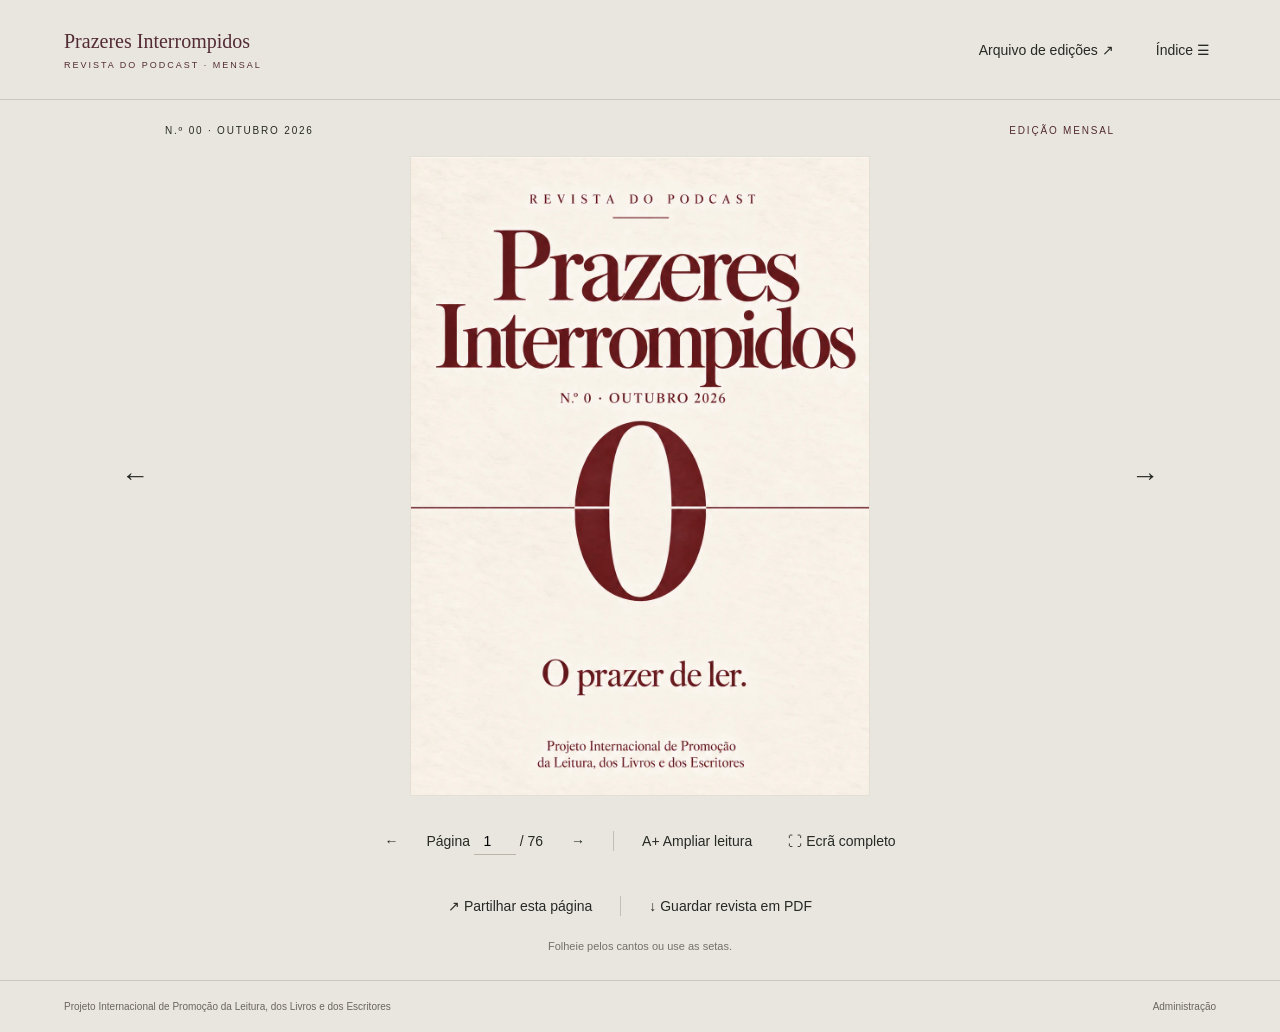
<file: index.html>
<!doctype html><html lang="pt-PT"><meta charset="utf-8"><meta name="viewport" content="width=device-width,initial-scale=1"><meta name="theme-color" content="#532b35"><title>Prazeres Interrompidos — Revista do Podcast</title><link rel="stylesheet" href="style.css?v=audio-todas-seccoes-20261110"><body>
<header><a class="brand" href="./"><span>Prazeres Interrompidos<small>REVISTA DO PODCAST · MENSAL</small></span></a><nav><button id="archive">Arquivo de edições ↗</button><button id="contents" disabled>Índice ☰</button></nav></header>
<main><div class="edition-line"><span id="editionLabel"></span><span class="demo">EDIÇÃO EXPERIMENTAL</span></div><div id="reader"><button class="side prev" aria-label="Página anterior">←</button><div id="bookWrap"><div id="book"></div></div><button class="side next" aria-label="Página seguinte">→</button></div>
<div class="controls"><button class="prev" aria-label="Página anterior">←</button><label>Página <input id="pageNumber" type="number" min="1" value="1" aria-label="Ir para a página"> <span id="total"></span></label><button class="next" aria-label="Página seguinte">→</button><span class="divider"></span><button id="zoom">A+ <span>Ampliar leitura</span></button><button id="fullscreen">⛶ <span>Ecrã completo</span></button></div><p class="hint" id="hint">Folheie pelos cantos, use as setas ou deslize no telemóvel.</p></main>
<footer><span>Projeto Internacional de Promoção da Leitura, dos Livros e dos Escritores</span><a href="https://editor-revista-prazeres-interrompidos.jauntymink64.chatgpt.site/editor.html">Administração</a></footer>
<dialog id="panel"><button class="close" aria-label="Fechar">×</button><div id="panelContent"></div></dialog><dialog id="reading"><div class="reading-tools"><button id="smaller">A−</button><button id="larger">A+</button><button id="readingPrev">← Página</button><button id="readingNext">Página →</button><button id="closeReading">Fechar ×</button></div><article id="readingContent"></article></dialog>
<script src="vendor/page-flip.js"></script><script src="audio-player.js?v=fundo-automatico-20261102"></script><script src="trailer-catalog.js?v=onedrive-media-20261114"></script><script src="book-trailers.js?v=catalogo-comum-20261108"></script><script src="book-gifs.js?v=gif-tamanho-inicial-20261125"></script><script src="automatic-background.js?v=letras-capa-v7-20261102"></script><script src="episode-theme.js?v=arte-fundo-inteiro-20261102"></script><script src="publication-state.js?v=capa-20261103"></script><script src="poetry.js?v=alinhamento-20261104"></script><script src="edition-store.js?v=edicoes-separadas-20261104"></script><script src="edition-color.js?v=cor-separadores-20261104"></script><script src="app.js?v=audio-todas-seccoes-20261110"></script><script src="reader-sync.js?v=edicoes-separadas-20261104"></script></body></html>
</file>
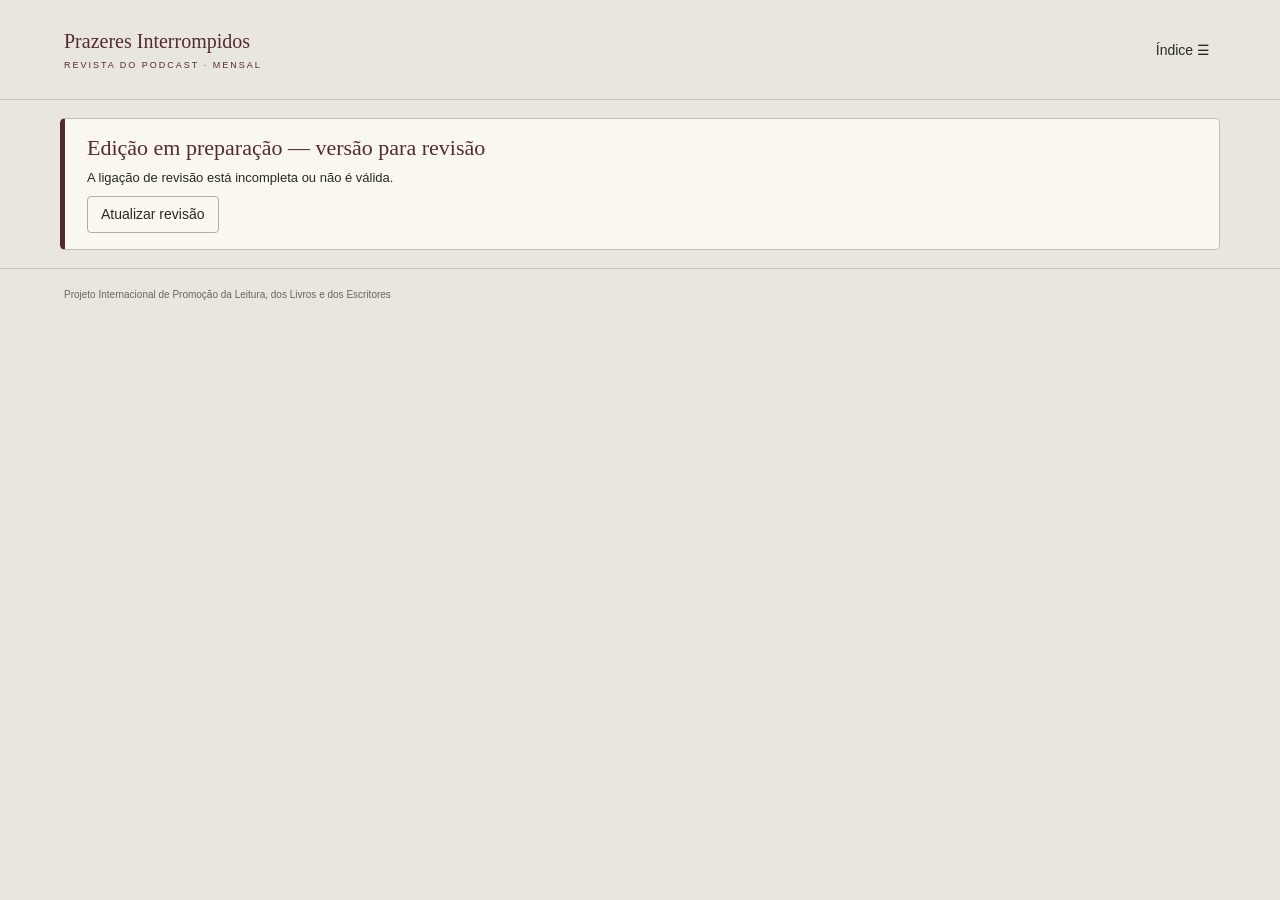
<file: revisao/index.html>
<!doctype html><html lang="pt-PT"><meta charset="utf-8"><base href="../"><meta name="robots" content="noindex,nofollow,noarchive"><meta name="referrer" content="no-referrer"><meta name="viewport" content="width=device-width,initial-scale=1"><meta name="theme-color" content="#532b35"><title>Revisão — Revista do Podcast</title><link rel="stylesheet" href="style.css?v=audio-todas-seccoes-20261110"><link rel="stylesheet" href="revisao/review-page.css?v=revisao-20261112"><body>
<header><a class="brand" href="./"><span>Prazeres Interrompidos<small>REVISTA DO PODCAST · MENSAL</small></span></a><nav><button id="archive">Arquivo de edições ↗</button><button id="contents" disabled>Índice ☰</button></nav></header>
<aside class="review-banner" aria-label="Versão para revisão"><strong>Edição em preparação — versão para revisão</strong><p id="reviewUpdated"></p><p id="reviewNotice" role="status">A consultar a revisão…</p><button type="button" id="refreshReview">Atualizar revisão</button></aside><main id="reviewReader" hidden><div class="edition-line"><span id="editionLabel"></span><span class="demo">EDIÇÃO MENSAL</span></div><div id="reader"><button class="side prev" aria-label="Página anterior">←</button><div id="bookWrap"><div id="book"></div></div><button class="side next" aria-label="Página seguinte">→</button></div>
<div class="controls"><button class="prev" aria-label="Página anterior">←</button><label>Página <input id="pageNumber" type="number" min="1" value="1" aria-label="Ir para a página"> <span id="total"></span></label><button class="next" aria-label="Página seguinte">→</button><span class="divider"></span><button id="zoom">A+ <span>Ampliar leitura</span></button><button id="fullscreen">⛶ <span>Ecrã completo</span></button></div><p class="hint" id="hint">Folheie pelos cantos, use as setas ou deslize no telemóvel.</p></main>
<footer><span>Projeto Internacional de Promoção da Leitura, dos Livros e dos Escritores</span></footer>
<dialog id="panel"><button class="close" aria-label="Fechar">×</button><div id="panelContent"></div></dialog><dialog id="reading"><div class="reading-tools"><button id="smaller">A−</button><button id="larger">A+</button><button id="readingPrev">← Página</button><button id="readingNext">Página →</button><button id="closeReading">Fechar ×</button></div><article id="readingContent"></article></dialog>
<script src="vendor/page-flip.js"></script><script src="audio-player.js?v=fundo-automatico-20261102"></script><script src="trailer-catalog.js?v=onedrive-media-20261114"></script><script src="book-trailers.js?v=catalogo-comum-20261108"></script><script src="book-gifs.js?v=gif-tamanho-inicial-20261125"></script><script src="revisao/automatic-background.js?v=revisao-20261112"></script><script src="revisao/episode-theme.js?v=revisao-20261112"></script><script src="publication-state.js?v=capa-20261103"></script><script src="revisao/poetry.js?v=revisao-20261112"></script><script src="edition-store.js?v=edicoes-separadas-20261104"></script><script src="revisao/edition-color.js?v=cores-subtitulos-indice-20261113"></script><script src="revisao/review-store.js?v=revisao-20261112"></script><script src="revisao/review-page.js?v=gif-tamanho-inicial-20261125"></script></body></html>
</file>
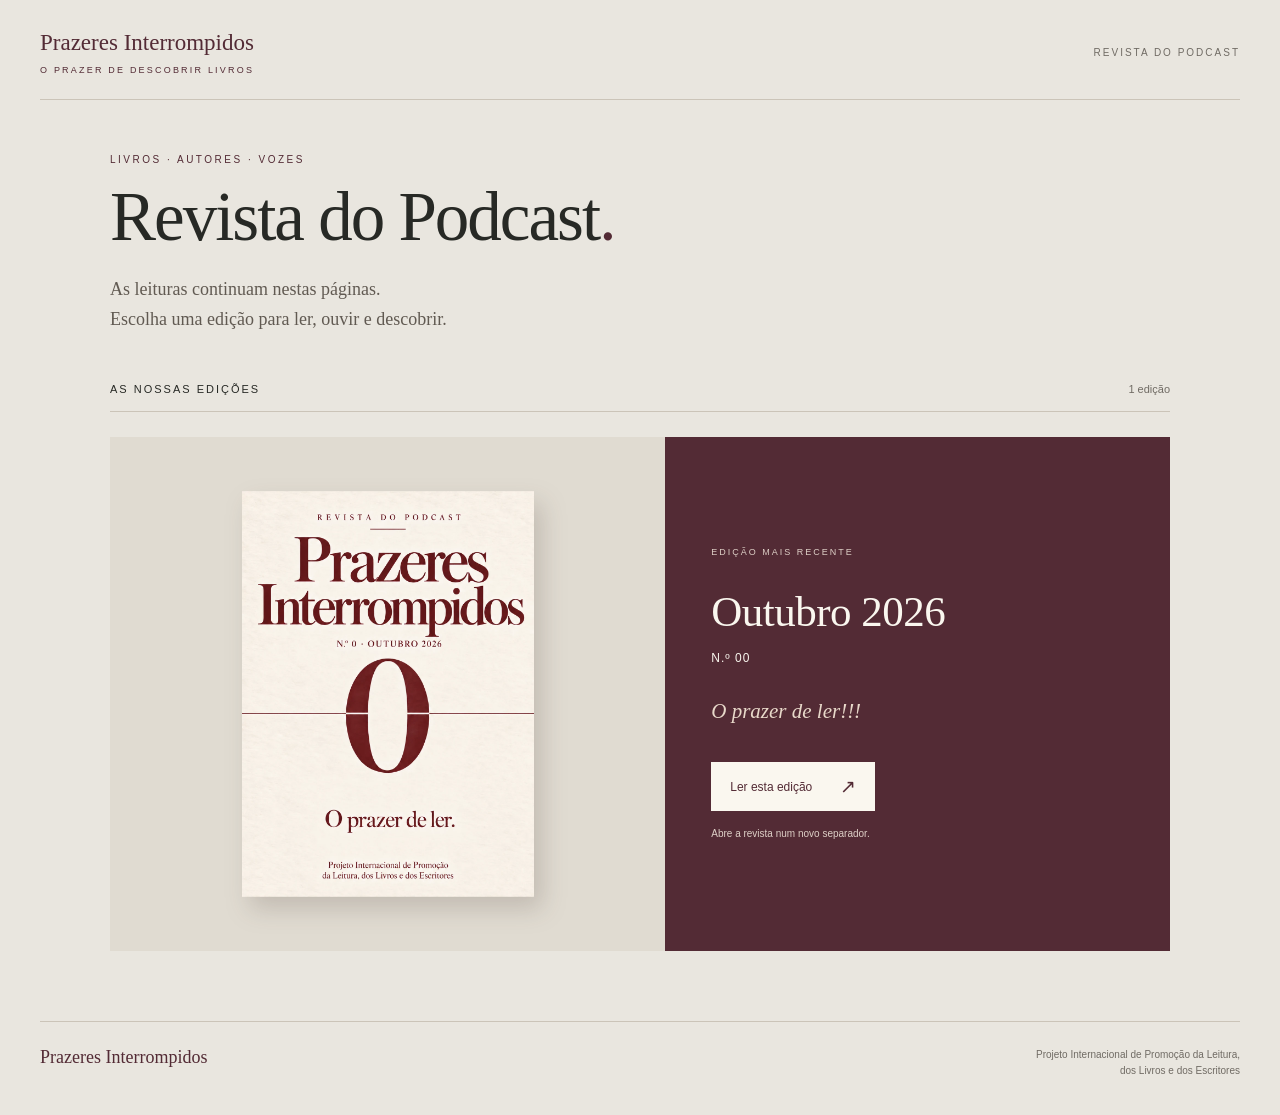
<file: edicoes.html>
<!doctype html>
<html lang="pt-PT">
<head>
<meta charset="utf-8">
<meta name="viewport" content="width=device-width,initial-scale=1">
<meta name="theme-color" content="#e9e6df">
<title>Revista do Podcast — Prazeres Interrompidos</title>
<meta name="description" content="Todas as edições da Revista do Podcast Prazeres Interrompidos. Escolha uma capa para ler a revista, ouvir os episódios e descobrir livros.">
<link rel="canonical" href="https://prazeres-interrompidos.github.io/revista-prazeres-interrompidos/edicoes.html">
<link rel="stylesheet" href="edicoes.css?v=capa-20261103">
<script src="edition-store.js?v=edicoes-separadas-20261104" defer></script><script src="edicoes.js?v=edicoes-separadas-20261104" defer></script>
</head>
<body>
<a class="skip" href="#edicoes">Ir para as edições</a>
<header class="masthead">
 <a class="brand" href="https://www.prazeresinterrompidos.pt/" target="_blank" rel="noopener noreferrer"><span>Prazeres Interrompidos</span><small>O PRAZER DE DESCOBRIR LIVROS</small></a>
 <span class="header-label">REVISTA DO PODCAST</span>
</header>
<main>
 <section class="introduction" aria-labelledby="page-title">
  <p class="eyebrow">LIVROS · AUTORES · VOZES</p>
  <h1 id="page-title">Revista do Podcast<span>.</span></h1>
  <p class="lead">As leituras continuam nestas páginas.<br>Escolha uma edição para ler, ouvir e descobrir.</p>
 </section>
 <section id="edicoes" aria-labelledby="editions-title" aria-busy="true">
  <div class="section-heading"><h2 id="editions-title">As nossas edições</h2><span id="edition-count"></span></div>
  <p id="catalog-status" role="status">A carregar as edições…</p>
  <div id="coming-soon" role="status" hidden><p class="eyebrow">EM PREPARAÇÃO</p><h3>Novas páginas para descobrir.</h3><p>As edições da revista estarão disponíveis aqui assim que forem lançadas.</p></div>
  <div id="featured-edition"></div>
  <div id="earlier-editions" class="edition-grid"></div>
  <div id="catalog-error" hidden><button type="button" id="retry">Tentar novamente</button></div>
 </section>
 <noscript><p>Ative o JavaScript para consultar as edições disponíveis.</p></noscript>
</main>
<footer><span>Prazeres Interrompidos</span><p>Projeto Internacional de Promoção da Leitura,<br>dos Livros e dos Escritores</p></footer>
</body>
</html>
</file>
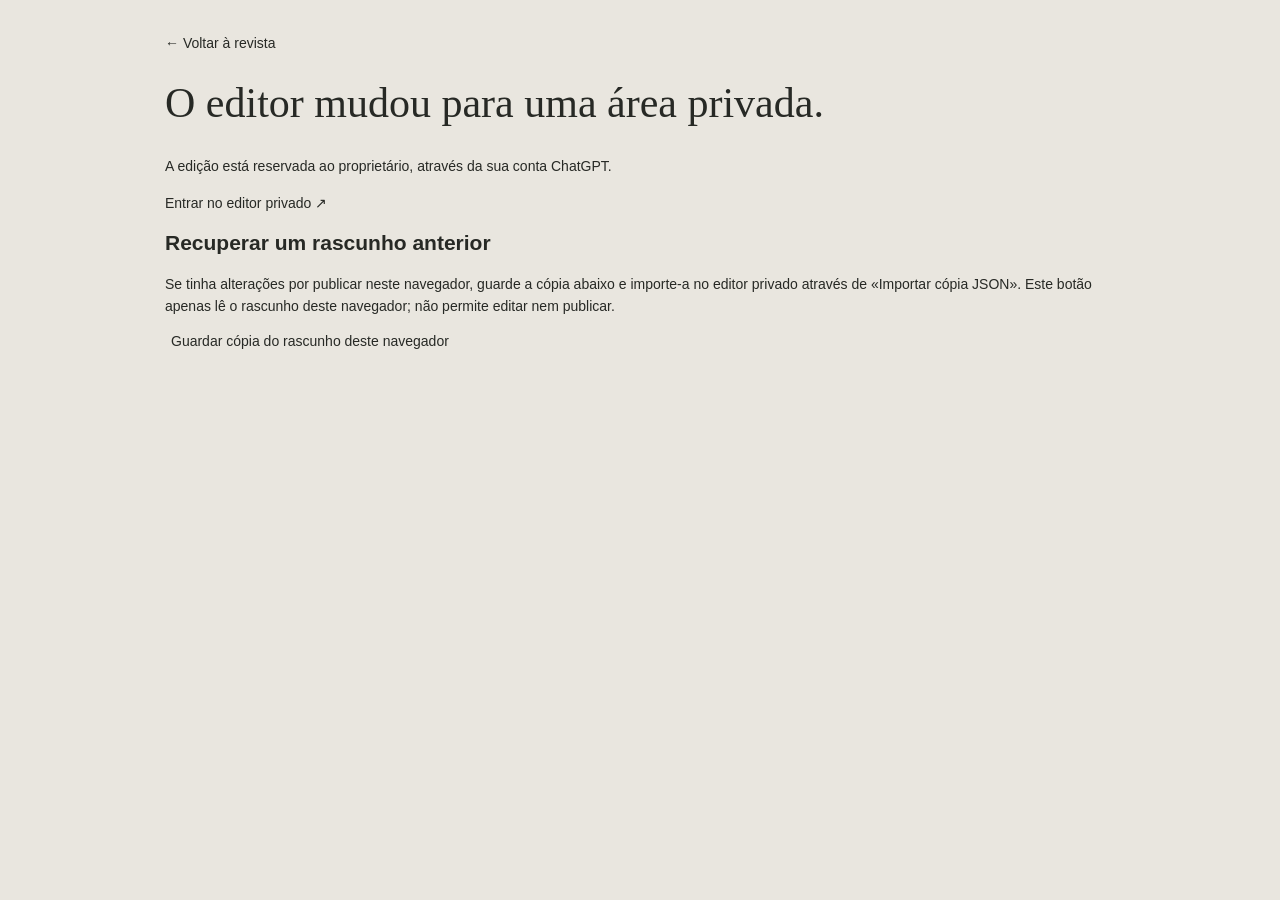
<file: editor.html>
<!doctype html>
<html lang="pt-PT"><meta charset="utf-8"><meta name="viewport" content="width=device-width,initial-scale=1"><meta name="robots" content="noindex"><title>Editor privado — Revista do Podcast</title><link rel="stylesheet" href="style.css"><body><main class="editor">
<a href="./">← Voltar à revista</a><h1>O editor mudou para uma área privada.</h1>
<p>A edição está reservada ao proprietário, através da sua conta ChatGPT.</p>
<p><a class="primary" href="https://editor-revista-prazeres-interrompidos.jauntymink64.chatgpt.site/editor.html">Entrar no editor privado ↗</a></p>
<h2>Recuperar um rascunho anterior</h2><p>Se tinha alterações por publicar neste navegador, guarde a cópia abaixo e importe-a no editor privado através de «Importar cópia JSON». Este botão apenas lê o rascunho deste navegador; não permite editar nem publicar.</p>
<button id="recover">Guardar cópia do rascunho deste navegador</button><p id="state" role="status"></p></main>
<script>
document.querySelector('#recover').onclick=async()=>{
 const state=document.querySelector('#state');state.textContent='A procurar o rascunho…';
 try{
 const saved=await new Promise((resolve,reject)=>{
 const request=indexedDB.open('pi-revista-editor-v1');
 request.onupgradeneeded=()=>{request.transaction.abort();resolve(null)};
 request.onerror=()=>reject(Error('Não foi encontrado um rascunho neste navegador.'));
 request.onsuccess=()=>{const db=request.result;if(!db.objectStoreNames.contains('drafts')){db.close();resolve(null);return}
 const tx=db.transaction('drafts','readonly'),read=tx.objectStore('drafts').get('revista');
 read.onsuccess=()=>resolve(read.result);read.onerror=()=>reject(read.error);tx.oncomplete=()=>db.close();};
 });
 if(!saved?.editions?.length){state.textContent='Não foi encontrado um rascunho neste navegador. A edição publicada estará disponível no editor privado.';return}
 const url=URL.createObjectURL(new Blob([JSON.stringify(saved.editions,null,2)],{type:'application/json'}));
 const a=document.createElement('a');a.href=url;a.download='rascunho-revista-recuperado.json';a.click();setTimeout(()=>URL.revokeObjectURL(url),60000);
 state.textContent='Cópia preparada. Abra o editor privado e use «Importar cópia JSON». O rascunho original foi conservado.';
 }catch(error){state.textContent=error.message||'Não foi possível recuperar o rascunho.'}
};
</script></body></html>
</file>
<file: style.css>
:root{--wine:#532b35;--ink:#272925;--paper:#faf7ef;--muted:#73716b}*{box-sizing:border-box}body{margin:0;background:#e9e6df;color:var(--ink);font:14px Arial,sans-serif}button,a,input{touch-action:manipulation}button{font:inherit;color:inherit;background:transparent;border:0;cursor:pointer}button:hover,a:hover{color:#9a624c}button:focus-visible,a:focus-visible,input:focus-visible{outline:2px solid #ad694b;outline-offset:4px}a{color:inherit;text-decoration:none}header{height:100px;max-width:1400px;margin:auto;padding:24px 5%;display:flex;justify-content:space-between;align-items:center;border-bottom:1px solid #ccc7bd}.brand{display:flex;gap:15px;align-items:center;font:italic 40px Georgia;color:var(--wine)}.brand span{font:20px Georgia}.brand small{display:block;font:9px Arial;letter-spacing:2px;margin-top:7px}nav{display:flex;gap:30px}main{max-width:1300px;margin:auto;padding:0 30px}.edition-line{display:flex;justify-content:space-between;margin:25px auto 20px;max-width:950px;text-transform:uppercase;letter-spacing:1.8px;font-size:10px}.demo{color:var(--wine)}#reader{display:flex;align-items:center;justify-content:center;gap:25px;min-height:460px}#bookWrap{width:920px;max-width:calc(100vw - 170px)}#book{margin:auto}.side{font-size:28px;width:40px;flex-shrink:0}.page{background:var(--paper);overflow:hidden;border:1px solid #e3dfd5}.page-inner{width:460px;height:640px;padding:39px 40px 33px;position:relative;display:flex;flex-direction:column;overflow:hidden}.page.--left{box-shadow:inset -16px 0 25px -25px #37302c}.page.--right{box-shadow:inset 16px 0 25px -25px #37302c}.eyebrow{font:9px Arial;letter-spacing:2px;text-transform:uppercase;margin:0 0 22px}.folio{margin-top:auto;padding-top:12px;display:flex;justify-content:space-between;border-top:1px solid #d1c9b9;font:9px Arial;letter-spacing:1px}.cover{background:var(--wine);color:#f7edda}.cover .page-inner{padding:34px 36px}.cover .eyebrow{display:flex;justify-content:space-between;border-bottom:1px solid #9b7a79;padding-bottom:14px}.masthead{font:49px/.95 Georgia;letter-spacing:-2px;margin:13px 0 8px}.cover-sub{font:10px Arial;letter-spacing:4px;text-transform:uppercase}.cover-art{height:195px;margin:25px 0 25px;position:relative;display:grid;place-items:center;overflow:hidden}.cover-art:before,.cover-art:after{content:"";position:absolute;width:155px;height:185px;border:1px solid #d0af83;transform:rotate(-27deg);border-radius:85px 85px 0 0}.cover-art:after{transform:rotate(27deg);width:125px}.cover-art span{font:italic 84px Georgia;color:#d0af83;z-index:1}.cover h2{font:italic 33px/1.1 Georgia;margin:0 0 10px}.cover p{font:12px/1.6 Arial}.cover .folio{border-color:#9b7a79}.cover-image{width:100%;height:100%;object-fit:contain;position:absolute;inset:0}.page h2{font:38px/1.08 Georgia;margin:4px 0 24px;letter-spacing:-1px}.page p{font:16px/1.6 Georgia;margin:0 0 17px}.page .note{font:11px/1.6 Arial;color:var(--muted)}.page .intro{font:22px/1.5 Georgia}.index-item{display:flex;justify-content:space-between;width:100%;text-align:left;padding:15px 0;border-top:1px solid #d6d0c4;font:18px Georgia}.index-item small{font:10px Arial;display:block;margin-top:5px;color:var(--muted)}.book-slot{height:310px;background:#e9e3d7;display:grid;place-items:center;text-align:center;margin:0 20px 24px;border:1px solid #c5bba9;color:#726b5e}.book-slot span{max-width:150px;font:italic 22px/1.5 Georgia}.book-slot small{display:block;font:9px/1.6 Arial;letter-spacing:1px;margin-top:20px}.book-slot img{width:100%;height:100%;object-fit:contain;min-height:0}.meta-title{font:26px Georgia;margin:0 0 10px}.metadata{font:12px/1.7 Arial}.text-page h2{font-size:29px;margin-bottom:20px}.text-block{white-space:pre-wrap;font:16px/1.55 Georgia;overflow:auto;max-height:430px}.listen{display:block;font:11px Arial;color:var(--wine);padding:12px 0}.text-page .note{margin-top:16px}.controls{display:flex;justify-content:center;align-items:center;gap:20px;margin:25px auto 0;min-height:40px}.controls input{width:42px;border:0;border-bottom:1px solid #bcb4a7;background:transparent;font:14px Arial;text-align:center;padding:5px}.controls button{padding:8px}.divider{height:20px;border-left:1px solid #c4bfb4}.hint{text-align:center;color:var(--muted);font-size:11px;margin:14px 0 28px}footer{max-width:1400px;margin:auto;border-top:1px solid #ccc7bd;padding:20px 5%;display:flex;gap:24px;font-size:10px;color:#6a665e}footer span{margin-right:auto;max-width:500px}dialog{border:0;background:var(--paper);color:var(--ink);padding:40px;width:min(620px,94vw);max-height:90dvh;box-shadow:0 20px 70px #0003}dialog::backdrop{background:#292522a8;backdrop-filter:blur(4px)}dialog h2{font:34px Georgia;margin-top:0}.close{position:absolute;right:15px;top:10px;font-size:28px}#reading{width:min(850px,96vw);padding:0}#readingContent{padding:35px 60px 60px;font:21px/1.7 Georgia;white-space:pre-wrap}#readingContent h2{font:36px/1.1 Georgia;white-space:normal}.reading-tools{position:sticky;top:0;display:flex;gap:14px;justify-content:center;background:var(--paper);padding:15px;border-bottom:1px solid #ddd}.reading-tools button{font-size:12px}#readingContent img{max-height:360px;max-width:100%;object-fit:contain}.archive-card{display:block;width:100%;padding:20px;text-align:left;border:1px solid #c8bdad;margin:15px 0;font:22px Georgia}.archive-card small{display:block;font:11px Arial;margin-top:10px}body:fullscreen{overflow:auto}.editor{max-width:1000px;padding:35px 25px;margin:auto}.editor h1{font:42px Georgia}.editor p{line-height:1.6}.editor label{display:block;margin:14px 0;font-size:12px}.editor input,.editor textarea,.editor select{display:block;width:100%;padding:10px;margin-top:7px;border:1px solid #ccc2b4;background:#fffdf7;color:#292522;font:15px Arial}.editor textarea{min-height:240px;line-height:1.6}.editor button.primary{background:var(--wine);color:white;padding:13px 20px}.editor fieldset{border:1px solid #c8bdad;padding:25px;margin:20px 0}.editor .grid{display:grid;grid-template-columns:1fr 1fr;gap:0 25px}.editor details{background:#f6f2e8;padding:20px;margin:15px 0}.editor summary{cursor:pointer;font:24px Georgia}.editor .actions{display:flex;gap:15px;flex-wrap:wrap;position:sticky;bottom:0;background:#e9e6dff5;padding:16px 0}.editor #status{color:var(--wine)}
@media(max-width:700px){header{height:84px;padding:18px 20px}.brand{font-size:30px;gap:10px}.brand span{font-size:16px}.brand small{font-size:7px;letter-spacing:1px}nav{gap:8px;font-size:11px}nav #archive{max-width:80px}main{padding:0 12px}.edition-line{font-size:8px;letter-spacing:.7px;margin:22px 7px 18px}#reader{gap:0;min-height:0}.side{display:none}#bookWrap{width:460px;max-width:100%}.controls{gap:8px;flex-wrap:wrap;margin-top:20px}.controls button{font-size:13px}.controls span:not(#total){font-size:11px}.controls .divider{display:none}.hint{font-size:10px}footer{padding:18px 20px;flex-wrap:wrap;gap:15px}footer span{width:100%;max-width:none}.page-inner{transform-origin:top left}#readingContent{padding:25px;font-size:20px}.editor .grid{grid-template-columns:1fr}.editor h1{font-size:34px}}
@media(prefers-reduced-motion:reduce){*{scroll-behavior:auto}}
.cover h2{white-space:pre-line}.page-inner>.text-block{flex-shrink:1;min-height:0}.page-inner>.folio{flex-shrink:0}#bookWrap.first-cover #book{transform:translateX(-25%)}#bookWrap.last-cover #book{transform:translateX(25%)}@media(max-width:700px){#bookWrap.first-cover #book,#bookWrap.last-cover #book{transform:none}}
body.immersive>header,body.immersive>footer,body.immersive .edition-line,body.immersive .hint{display:none}body.immersive>main{max-width:none;min-height:100dvh;display:flex;flex-direction:column;justify-content:center;padding:15px}body.immersive #bookWrap{max-width:min(920px,calc((100dvh - 105px)*1.4375))}body.immersive .controls{margin-top:15px}@media(max-width:700px){body.immersive #bookWrap{max-width:min(100%,calc((100dvh - 140px)*.71875))}}

/* Mantém o leitor fixo enquanto se folheia em ecrã completo. */
body.immersive{overflow:hidden}
body.immersive>main{height:100dvh;min-height:0;display:flex;justify-content:flex-start;overflow:hidden;padding:12px 20px}
body.immersive #reader{flex:1;min-height:0;width:100%;overflow:hidden}
body.immersive #bookWrap{width:920px;max-width:min(calc(100vw - 170px),calc((100dvh - 160px)*1.4375))}
body.immersive #bookWrap #book{transform:none!important}
body.immersive .controls{flex:none;min-height:40px;margin:8px auto 0}
@media(max-width:700px){body.immersive>main{padding:8px 12px}body.immersive #bookWrap{width:460px;max-width:min(100%,calc((100dvh - 180px)*.71875))}body.immersive .controls{gap:6px}}


/* Leitor tátil: uma página estável, sem capturar o movimento vertical. */
body.touch-reader #reader{min-height:0;gap:0}
body.touch-reader .side{display:none}
body.touch-reader #bookWrap{width:460px;max-width:100%}
body.touch-reader #bookWrap #book{transform:none!important}
.touch-book{width:100%;aspect-ratio:460/640;position:relative;touch-action:pan-y pinch-zoom}
.touch-book>.page{position:absolute;inset:0;width:100%;height:100%}
.touch-book>.page[hidden]{display:none!important}
.touch-book .page-inner{transform-origin:top left}
.touch-book img{-webkit-user-drag:none;user-select:none}
body.touch-reader .controls{gap:6px;flex-wrap:wrap}
body.touch-reader .controls button,body.touch-reader nav button{min-height:44px;min-width:44px}
body.touch-reader .controls .prev,body.touch-reader .controls .next{font-size:24px;padding:6px 16px;background:var(--paper);border-radius:6px}
body.touch-reader .controls input{font-size:16px;width:52px;min-height:44px}
body.touch-reader button:disabled{opacity:.35;cursor:default}
body.touch-reader.immersive>main{padding:8px 12px;padding-bottom:max(8px,env(safe-area-inset-bottom))}
body.touch-reader.immersive #bookWrap{width:460px;max-width:min(100%,calc((100dvh - 180px)*.71875))}
body.touch-reader .reading-tools{flex-wrap:wrap;gap:4px;padding:8px}
body.touch-reader .reading-tools button{min-height:44px;min-width:44px;padding:8px}
@media(max-width:700px){dialog{padding:28px 20px}header{padding:12px;gap:8px}nav{gap:4px}.brand span{font-size:15px}#readingContent{padding:20px}.controls{margin-top:12px}}

/* Hierarquia das secções e dos títulos no índice e no PDF. */
.index-item{gap:16px;align-items:baseline}.index-item>span:first-child{min-width:0}.index-item>span:last-child{flex-shrink:0}
.index-item.index-section{padding:17px 0 10px;border-top:1px solid #b9aa98;color:var(--wine);font:700 20px/1.25 Georgia,serif}.index-section strong{font:inherit}
.index-item.index-subitem{padding:12px 0 12px 20px;border-top:0;font:16px/1.25 Georgia,serif}.index-subitem+.index-subitem{border-top:1px solid #e5dfd3}.index-subitem small{font:10px/1.35 Arial,sans-serif;margin-top:4px}

/* Uma página independente para o Editorial opcional. */
.editorial-page .eyebrow,.editorial-page h2{flex-shrink:0}.editorial-prose{font:16px/1.55 Georgia,serif;flex-shrink:0;white-space:normal}.page .editorial-author{font:12px/1.5 Arial,sans-serif;margin:20px 0 14px;flex-shrink:0;white-space:normal}

/* Player compacto: os controlos não interferem com o gesto de folhear. */
.mini-player{display:flex;align-items:center;gap:9px;width:270px;max-width:100%;height:40px;padding:4px 10px 4px 4px;margin:12px 0 4px;border:1px solid #d4c0bd;border-radius:999px;background:#f4ece6;color:var(--wine);box-shadow:0 2px 8px #532b3508;flex-shrink:0;white-space:normal;font:11px Arial,sans-serif;cursor:default;user-select:none;touch-action:pan-y}
.mini-play{display:grid;place-items:center;width:30px;height:30px;min-width:30px;padding:0;border:0;border-radius:50%;background:var(--wine);color:#fff9ee;cursor:pointer;position:relative}.mini-play:hover{background:#713d49;color:#fff}.mini-play svg{width:18px;height:18px}.mini-play:disabled{cursor:wait}.mini-player[data-state="loading"] .mini-play svg{opacity:0}.mini-player[data-state="loading"] .mini-play:after{content:"";width:12px;height:12px;border:1.5px solid #ffffff55;border-top-color:#fff;border-radius:50%;position:absolute;animation:mini-spin .8s linear infinite}.mini-range{appearance:none;-webkit-appearance:none;min-width:30px;flex:1;width:0;height:4px;padding:0;margin:0;border:0;border-radius:4px;background:linear-gradient(to right,var(--wine) var(--progress,0%),#d7c6c4 var(--progress,0%));cursor:pointer;touch-action:none}.mini-range::-webkit-slider-thumb{appearance:none;-webkit-appearance:none;width:9px;height:9px;border:0;border-radius:50%;background:var(--wine)}.mini-range::-moz-range-thumb{width:9px;height:9px;border:0;border-radius:50%;background:var(--wine)}.mini-range:disabled{opacity:.65;cursor:default}.mini-time{flex-shrink:0;font:10px/1 Arial,sans-serif;font-variant-numeric:tabular-nums;letter-spacing:.1px}.mini-fallback{font:11px Arial,sans-serif;text-decoration:underline}.mini-player[data-state="error"] .mini-range,.mini-player[data-state="error"] .mini-time{display:none}.mini-player[data-state="error"] .mini-play{opacity:.5}.mini-player .mini-status{position:absolute;width:1px;height:1px;padding:0;overflow:hidden;clip-path:inset(50%);white-space:nowrap}.poster-player{position:absolute;left:50%;bottom:16px;transform:translateX(-50%);z-index:2;margin:0;max-width:calc(100% - 32px);background:#faf7eff5;box-shadow:0 4px 18px #0002}.listen.poster-player{width:auto;padding:10px 16px;border-radius:999px;color:var(--wine);font:11px Arial,sans-serif}.pdf-only{display:none}@keyframes mini-spin{to{transform:rotate(360deg)}}@media(prefers-reduced-motion:reduce){.mini-player[data-state="loading"] .mini-play:after{animation:none}}@media print{.pdf-only{display:block}}

/* A capa do livro acompanha todas as páginas de texto do episódio. */
.episode-themed:not(.poster-page){background:var(--episode-paper,var(--paper));border-color:var(--episode-border,#e3dfd5)}.episode-themed:not(.poster-page) .page-inner{background:var(--episode-paper,var(--paper));isolation:isolate}.episode-themed h2,.episode-themed .meta-title,.episode-themed .eyebrow{color:var(--wine)}.episode-themed .folio{border-color:var(--episode-border,#d1c9b9)}
.episode-decoration{position:absolute;inset:0;z-index:-1;overflow:hidden;pointer-events:none;user-select:none}.episode-motif-base{position:absolute;inset:0;background-image:var(--episode-motif);background-size:cover;background-position:center;background-repeat:no-repeat;opacity:var(--episode-opacity,.24);filter:var(--episode-filter,saturate(1.12))}
.episode-themed .mini-player{background:var(--episode-player,#f4ece6);border-color:var(--episode-border,#d4c0bd)}.episode-themed .mini-play:hover{background:var(--episode-hover,var(--wine))}.episode-themed .mini-range{background:linear-gradient(to right,var(--wine) var(--progress,0%),var(--episode-track,#d7c6c4) var(--progress,0%))}#readingContent.episode-themed{background:var(--episode-paper,var(--paper));position:relative;isolation:isolate}

/* Book Trailers: moldura e botão adotam as cores da capa. */
.trailer-page .page-inner{padding:26px 34px 22px}.trailer-page .eyebrow{margin-bottom:10px}.trailer-page h2{font:30px/1.08 Georgia;margin:0 0 5px;letter-spacing:-.5px}.trailer-page .trailer-book-meta{font:11px/1.5 Arial;margin:0 0 13px;color:var(--ink)}
.trailer-shell{width:246px;max-width:100%;margin:0 auto 12px;break-inside:avoid;touch-action:pan-y}
.trailer-audio-page .trailer-shell{width:212px;margin-bottom:6px}.trailer-audio .mini-player{margin:0 auto 4px}
.trailer-card{position:relative;width:100%;max-width:100%;margin:0;padding:6px;border:1px solid var(--episode-border,#bba4a4);border-radius:25px;background:var(--episode-player,#eee3de);box-shadow:0 10px 26px #29252216;overflow:hidden;font:10px Arial;white-space:normal;break-inside:avoid;touch-action:pan-y}
.trailer-stage{position:relative;width:100%;aspect-ratio:9/16;overflow:hidden;border-radius:19px;background:linear-gradient(145deg,var(--episode-player,#efe6dc),var(--episode-border,#c9b7ac))}.trailer-stage iframe{position:absolute;inset:0;border:0;width:100%;height:100%;background:#111}.trailer-poster{position:absolute;inset:0;display:block;width:100%;height:100%;padding:0;cursor:pointer;color:#fff}.trailer-poster img{display:block;width:100%;height:100%;max-height:none!important;object-fit:contain!important}.trailer-play{position:absolute;left:50%;top:50%;transform:translate(-50%,-50%);width:62px;height:62px;border:1px solid #ffffffaa;border-radius:50%;display:grid;place-items:center;background:var(--wine);color:#fff;box-shadow:0 4px 22px #0005}.trailer-play svg{width:30px;height:30px;margin-left:3px}.trailer-poster:hover .trailer-play{background:var(--episode-hover,var(--wine));transform:translate(-50%,-50%) scale(1.05)}.trailer-placeholder{display:grid;place-items:center;height:100%;font:italic 34px Georgia;color:var(--wine)}

/* Barra da revista por baixo da moldura: transparente, sem cobrir o OneDrive. */
.trailer-toolbar{display:flex;align-items:center;justify-content:center;gap:18px;min-height:34px;margin:3px auto 0;background:transparent;color:var(--wine)}
.trailer-control{position:relative;display:grid;place-items:center;flex:none;width:40px;height:34px;padding:7px;border:0;border-radius:8px;background:transparent;color:var(--wine)!important;cursor:pointer;text-decoration:none!important;appearance:none}
.trailer-control svg{display:block;width:20px;height:20px;fill:none;stroke:currentColor;stroke-width:1.8;stroke-linecap:round;stroke-linejoin:round}
.trailer-control:hover,.trailer-control:focus-visible{background:color-mix(in srgb,var(--wine) 9%,transparent);outline-offset:2px}
@media(hover:hover){.trailer-control[data-tooltip]:hover::after,.trailer-control[data-tooltip]:focus-visible::after{content:attr(data-tooltip);position:absolute;bottom:calc(100% + 4px);left:50%;transform:translateX(-50%);z-index:15;min-width:max-content;max-width:190px;padding:5px 8px;border-radius:5px;background:#252525;color:#fff;font:11px/1.3 Arial,sans-serif;white-space:normal;text-align:center;pointer-events:none;box-shadow:0 2px 7px #0003}}
.trailer-card:focus-within{outline:2px solid var(--wine);outline-offset:3px}.trailer-page .folio{margin-top:auto}#readingContent .trailer-shell{margin-top:22px;width:284px;max-width:100%}#readingContent .trailer-book-meta{font:13px Arial}.trailer-pdf .trailer-poster{color:var(--wine)}
@media(prefers-reduced-motion:no-preference){.trailer-play{transition:transform .16s,background .16s}}


/* O texto de arquivo segue a paginação dos restantes episódios. */
.trailer-text-placeholder{min-height:230px;display:flex;flex-direction:column;justify-content:center;align-items:center;border:1px dashed var(--episode-border,#c8bdad);text-align:center;margin:12px 0 16px;padding:22px}.trailer-text-placeholder span{font:italic 24px Georgia;color:var(--wine)}.trailer-text-placeholder p{font:12px Arial!important;text-align:center!important;margin-top:12px!important}
.trailer-crop-dialog{padding:24px;width:min(510px,94vw)}.trailer-crop-dialog h2{font-size:26px;margin:0 0 10px}.trailer-crop-dialog p{font:12px/1.5 Arial;margin:10px 0}.trailer-crop-stage{position:relative;width:min(340px,100%);margin:16px auto;overflow:hidden;touch-action:none;cursor:crosshair;user-select:none;outline-offset:4px}.trailer-crop-stage img{display:block;width:100%;height:auto;pointer-events:none}.trailer-crop-box{position:absolute;border:2px solid #fff;outline:1px solid #292522;box-shadow:0 0 0 1000px #0008;pointer-events:none}.trailer-crop-actions{display:flex;justify-content:flex-end;gap:12px;flex-wrap:wrap}.trailer-crop-actions button{padding:11px 15px;border:1px solid #bbaea2}.trailer-crop-actions .primary{background:var(--wine);color:white}

/* Índice distribuído pela altura disponível de cada página. */
.toc .page-inner{padding:32px 34px 26px}
.toc .eyebrow{margin-bottom:14px;flex-shrink:0}
.toc h2{font-size:34px;margin-bottom:18px;flex-shrink:0}
.toc .index-item{flex-shrink:0;break-inside:avoid;page-break-inside:avoid}
.toc .index-item.index-section{padding:11px 0 7px}
.toc .index-item.index-subitem{padding:6px 0 6px 18px;font-size:15px}
.toc .index-item>span:first-child{overflow-wrap:anywhere}
.toc .folio{flex-shrink:0}


/* Antes do lançamento completo, o leitor apresenta apenas a capa anunciada. */
.publication-preview .controls,.publication-preview #hint,.publication-preview #reader>.side{display:none!important}
.publication-preview #bookWrap{width:100%;max-width:100%}
.publication-cover-preview{max-width:460px;margin:0 auto 35px;text-align:center;padding:10px 20px 25px}
.publication-cover-preview>img{display:block;width:100%;max-width:340px;max-height:510px;object-fit:contain;margin:0 auto 25px;box-shadow:5px 8px 20px #30242a24}
.publication-cover-preview .release-badge{display:inline-block;background:var(--wine);color:#fff6e9;border-radius:999px;padding:8px 16px;font:10px Arial,sans-serif;letter-spacing:1.7px;margin:0 0 15px}
.publication-cover-preview h1{font:normal 28px Georgia,serif;margin:0 0 12px;color:var(--wine)}
.publication-cover-preview>p:not(.release-badge){font:16px/1.6 Georgia,serif;margin:0 auto 20px;max-width:370px}
.publication-cover-preview>a{font:12px Arial,sans-serif;text-decoration:underline}
.release-buttons{display:flex;gap:12px;align-items:center;flex-wrap:wrap}
.release-buttons #launchCover{border:1px solid var(--wine);padding:12px 18px;color:var(--wine);border-radius:4px}
.release-buttons button:disabled{opacity:.55;cursor:default}

.publication-preview #contents{opacity:.45;cursor:default}

/* Poetry shares the article typeface and preserves only the marked verses. */
.article-prose .poem{font:inherit;line-height:inherit;text-align:left;text-align-last:left;white-space:pre-wrap;overflow-wrap:anywhere;margin:0 0 .65em;break-inside:auto}
.article-prose .poem:last-child{margin-bottom:0}
.poetry-tools{display:flex;flex-wrap:wrap;gap:8px;margin:8px 0 14px;align-items:center;font:12px/1.5 Arial;letter-spacing:normal;text-transform:none}
.poetry-tools button{border:1px solid #b9a59e;border-radius:5px;padding:7px 11px;background:var(--paper);font:13px Arial;letter-spacing:normal;text-transform:none}
.poetry-tools button:first-child{color:var(--wine);font-weight:bold}
.poetry-help{display:block;flex-basis:100%;color:var(--muted);font-weight:normal}

/* Moldura de telemóvel apenas para os vídeos OneDrive. */
.trailer-card:is([data-video-provider="onedrive"],[data-video-provider="catalog"]){position:relative;padding:18px 7px 13px;border:2px solid var(--wine);border-radius:30px;box-shadow:0 12px 28px #29252226}
.trailer-card:is([data-video-provider="onedrive"],[data-video-provider="catalog"])::before,.trailer-card:is([data-video-provider="onedrive"],[data-video-provider="catalog"])::after{content:"";position:absolute;left:50%;transform:translateX(-50%);height:3px;border-radius:4px;background:var(--wine);opacity:.6;pointer-events:none}
.trailer-card:is([data-video-provider="onedrive"],[data-video-provider="catalog"])::before{top:6px;width:30px}
.trailer-card:is([data-video-provider="onedrive"],[data-video-provider="catalog"])::after{bottom:4px;width:42px}
.trailer-card:is([data-video-provider="onedrive"],[data-video-provider="catalog"]) .trailer-stage{border-radius:20px}

/* Ampliação do leitor original, mantendo a ligação OneDrive do editor. */
.trailer-expanded{position:fixed;inset:0;width:100vw;max-width:none;height:100dvh;max-height:none;margin:0;padding:0;border:0;background:#111;color:#fff;overflow:hidden}.trailer-expanded::backdrop{background:#111}.trailer-expanded iframe{display:block;width:100%;height:100%;border:0}.trailer-expanded-close{position:absolute;right:16px;top:16px;width:44px;height:44px;padding:0;border:1px solid #ffffff80;border-radius:50%;background:#111a;color:#fff;font:30px Arial;cursor:pointer;z-index:1}

/* Leitor nativo: o vídeo é partilhado com a página Filmes. */
.trailer-stage .trailer-video{position:absolute;inset:0;display:block;width:100%;height:100%;max-height:none;object-fit:contain;background:#111;border:0;border-radius:inherit;touch-action:manipulation}.trailer-video:fullscreen{object-fit:contain;border-radius:0}.trailer-expanded video{display:block;width:100%;height:100%;object-fit:contain}.trailer-unavailable{height:100%;display:flex;flex-direction:column;justify-content:center;align-items:center;background:var(--paper,#f4f0e7)}.trailer-unavailable img{width:100%;max-height:80%;object-fit:contain}.trailer-unavailable p{font:13px/1.4 Arial!important;text-align:center!important;padding:10px;margin:0!important;color:var(--ink,#292522)}

/* Book GIFs: moldura e passe-partout, preservando as proporções da animação. */
.gif-shell{display:flex;flex-direction:column;align-items:center;width:100%;max-width:100%;margin:12px auto;break-inside:avoid;touch-action:pan-y}
.gif-frame{display:flex;align-items:center;justify-content:center;box-sizing:border-box;width:fit-content;max-width:min(320px,100%);padding:10px;border:7px solid var(--wine,#532b35);border-radius:2px;background:var(--episode-player,#fbf7ed);box-shadow:inset 0 0 0 1px var(--episode-border,#cbb8ad),0 8px 20px #29252224;overflow:hidden}
.gif-frame img{display:block;width:auto;height:auto;max-width:100%;max-height:var(--gif-image-height,300px);object-fit:contain}
.gif-toolbar{flex:none}.gif-unavailable{min-height:200px}.gif-unavailable p{font:13px/1.5 Arial!important;text-align:center!important}
#readingContent .gif-frame{width:420px}#readingContent .gif-frame img{max-height:65dvh}
.gif-expanded{position:fixed;inset:0;box-sizing:border-box;max-width:none;max-height:none;width:100vw;height:100dvh;margin:0;padding:50px 24px 24px;border:0;background:#171514;color:#fff;overflow:auto}
.gif-expanded[open]{display:flex;align-items:center;justify-content:center}.gif-expanded::backdrop{background:#171514}.gif-expanded .gif-frame{width:auto;max-width:100%;max-height:100%;padding:14px;border-width:9px}.gif-expanded img{max-width:calc(100vw - 100px);max-height:calc(100dvh - 135px);width:auto;height:auto}
@media print{.gif-toolbar{display:none}.gif-frame{box-shadow:none}}
</file>
<file: edicoes.css>
:root{color-scheme:light;--wine:#532b35;--ink:#272925;--paper:#e9e6df;--muted:#706b64;--line:#cbc4b8;--cream:#faf7ef}*{box-sizing:border-box}body{margin:0;background:var(--paper);color:var(--ink);font:15px/1.6 Arial,sans-serif}a{color:inherit;text-decoration:none}button{font:inherit;cursor:pointer}a:focus-visible,button:focus-visible{outline:3px solid #ac6743;outline-offset:7px}.skip{position:absolute;top:10px;left:20px;transform:translateY(-160%);z-index:10;background:var(--cream);padding:10px 20px}.skip:focus{transform:none}.masthead{max-width:1200px;margin:0 auto;padding:30px 0 24px;border-bottom:1px solid var(--line);display:flex;justify-content:space-between;align-items:center;gap:24px}.brand{color:var(--wine)}.brand span{font:23px Georgia,serif;display:block}.brand small{display:block;font:9px Arial,sans-serif;letter-spacing:2.2px;margin-top:9px}.header-label{font-size:10px;letter-spacing:2px;color:var(--muted)}main{max-width:1060px;margin:auto;padding:54px 0 70px}.introduction{margin-bottom:48px}.eyebrow{font:10px Arial,sans-serif;letter-spacing:2.5px;color:var(--wine);margin:0 0 16px}h1{font:normal clamp(42px,5.8vw,69px)/1.06 Georgia,serif;letter-spacing:-2px;margin:0 0 21px}h1 span{color:var(--wine)}.lead{font:18px/1.65 Georgia,serif;margin:0;color:#615a52}.section-heading{display:flex;justify-content:space-between;align-items:center;gap:20px;padding-bottom:16px;border-bottom:1px solid var(--line);margin-bottom:25px}.section-heading h2{font:normal 11px Arial,sans-serif;text-transform:uppercase;letter-spacing:2px;margin:0}.section-heading>span{font:11px Arial,sans-serif;color:var(--muted)}#catalog-status{font-size:13px;color:var(--muted)}#catalog-status[hidden]{display:none}.edition-card{display:block;position:relative}.edition-card.featured{display:grid;grid-template-columns:minmax(0,1.1fr) minmax(0,1fr);min-height:490px;overflow:hidden;background:var(--wine);color:var(--cream)}.cover-stage{padding:38px;display:flex;align-items:center;justify-content:center;background:#e0dbd1}.edition-cover{display:block;width:100%;max-width:292px;max-height:440px;object-fit:contain;filter:drop-shadow(8px 12px 12px #3828242d);transition:transform .25s ease}.edition-card:hover .edition-cover{transform:translateY(-4px)}.edition-copy{display:flex;flex-direction:column;justify-content:center;align-items:flex-start;padding:45px 46px}.edition-label{font-size:9px;letter-spacing:2px;text-transform:uppercase;margin:0 0 29px;color:#ded0c7}.edition-copy h3{font:normal 43px/1.12 Georgia,serif;margin:0 0 13px;letter-spacing:-.5px}.edition-number{margin:0;font-size:12px;letter-spacing:1px}.edition-headline{font:italic 21px/1.45 Georgia,serif;margin:27px 0 0;color:#e8d9ca}.read-edition{display:inline-flex;align-items:center;gap:28px;font:12px Arial,sans-serif;margin-top:36px;padding:15px 19px;background:var(--cream);color:var(--wine)}.read-edition span{font-size:19px;line-height:1}.edition-hint{font-size:10px;color:#ded0c7;margin:15px 0 0}.edition-grid{display:grid;grid-template-columns:repeat(3,minmax(0,1fr));gap:30px;margin-top:36px}.edition-grid:empty{display:none}.edition-grid .cover-stage{padding:24px;min-height:290px}.edition-grid .edition-cover{max-height:310px;max-width:225px}.edition-grid .edition-copy{padding:20px 0}.edition-grid .edition-copy h3{font-size:26px;line-height:1.2;margin-bottom:9px}.edition-grid .edition-number{font-size:11px;color:var(--muted)}.edition-grid .read-edition{background:transparent;padding:0;margin-top:17px;gap:16px}.fallback-cover{width:270px;aspect-ratio:2/3;max-width:100%;background:var(--wine);color:var(--cream);border:1px solid #7d5660;padding:27px 24px;display:flex;flex-direction:column;justify-content:space-between;box-shadow:8px 12px 22px #3828241f}.fallback-cover small{font:10px/1.4 Arial,sans-serif;letter-spacing:2px}.fallback-cover strong{font:normal 40px/1.05 Georgia,serif}.fallback-cover span{font:14px Georgia,serif;padding-top:18px;border-top:1px solid #bba58b}.edition-grid .fallback-cover{max-width:220px}#catalog-error{display:flex;gap:24px;align-items:center;margin:20px 0}#catalog-error[hidden]{display:none}#catalog-error button{border:1px solid var(--wine);padding:10px 18px;color:var(--wine);background:transparent}#catalog-error a{text-decoration:underline;font-size:13px}footer{max-width:1200px;margin:auto;border-top:1px solid var(--line);padding:25px 0 36px;display:flex;justify-content:space-between;gap:24px;color:var(--muted)}footer>span{font:18px Georgia,serif;color:var(--wine)}footer p{font-size:10px;line-height:1.6;margin:0;text-align:right}@media(max-width:1260px){.masthead,footer{margin-right:36px;margin-left:36px}main{padding-right:36px;padding-left:36px}}@media(max-width:760px){.masthead{padding-top:24px}.header-label{display:none}main{padding-top:38px;padding-bottom:45px}.introduction{margin-bottom:35px}h1{letter-spacing:-1px}.lead{font-size:17px}.edition-card.featured{grid-template-columns:1fr}.cover-stage{padding:28px}.edition-cover{max-height:420px;max-width:280px}.edition-copy{padding:32px}.edition-label{margin-bottom:20px}.edition-copy h3{font-size:38px}.edition-headline{margin-top:18px}.read-edition{margin-top:25px}.edition-grid{grid-template-columns:repeat(2,minmax(0,1fr));gap:24px}.edition-grid .cover-stage{min-height:240px;padding:17px}.edition-grid .edition-copy h3{font-size:23px}footer{flex-direction:column;gap:12px}footer p{text-align:left}}@media(max-width:440px){.masthead,footer{margin-left:23px;margin-right:23px}main{padding-left:23px;padding-right:23px}.brand span{font-size:21px}.brand small{font-size:8px;letter-spacing:1.9px}h1{font-size:44px}.lead{font-size:16px}.edition-copy{padding:28px}.edition-grid{grid-template-columns:1fr}.edition-grid .edition-cover{max-height:350px}.edition-grid .cover-stage{padding:25px}.section-heading{gap:10px}.section-heading h2{font-size:10px;letter-spacing:1.5px}}@media(prefers-reduced-motion:reduce){.edition-cover{transition:none}.edition-card:hover .edition-cover{transform:none}}

#coming-soon{background:#f1eee7;border:1px solid #d8d1c5;padding:50px 42px;min-height:225px;display:flex;flex-direction:column;justify-content:center}#coming-soon[hidden]{display:none}#coming-soon .eyebrow{margin-bottom:17px}#coming-soon h3{font:normal 34px/1.2 Georgia,serif;color:var(--wine);margin:0 0 15px}#coming-soon>p:last-child{font:16px/1.65 Georgia,serif;max-width:510px;margin:0;color:var(--muted)}@media(max-width:500px){#coming-soon{padding:33px 26px}#coming-soon h3{font-size:29px}}

.edition-status{display:inline-block;padding:5px 12px;margin:0 0 18px;border:1px solid currentColor;border-radius:999px;font:10px Arial,sans-serif;text-transform:uppercase;letter-spacing:1.4px}
</file>
